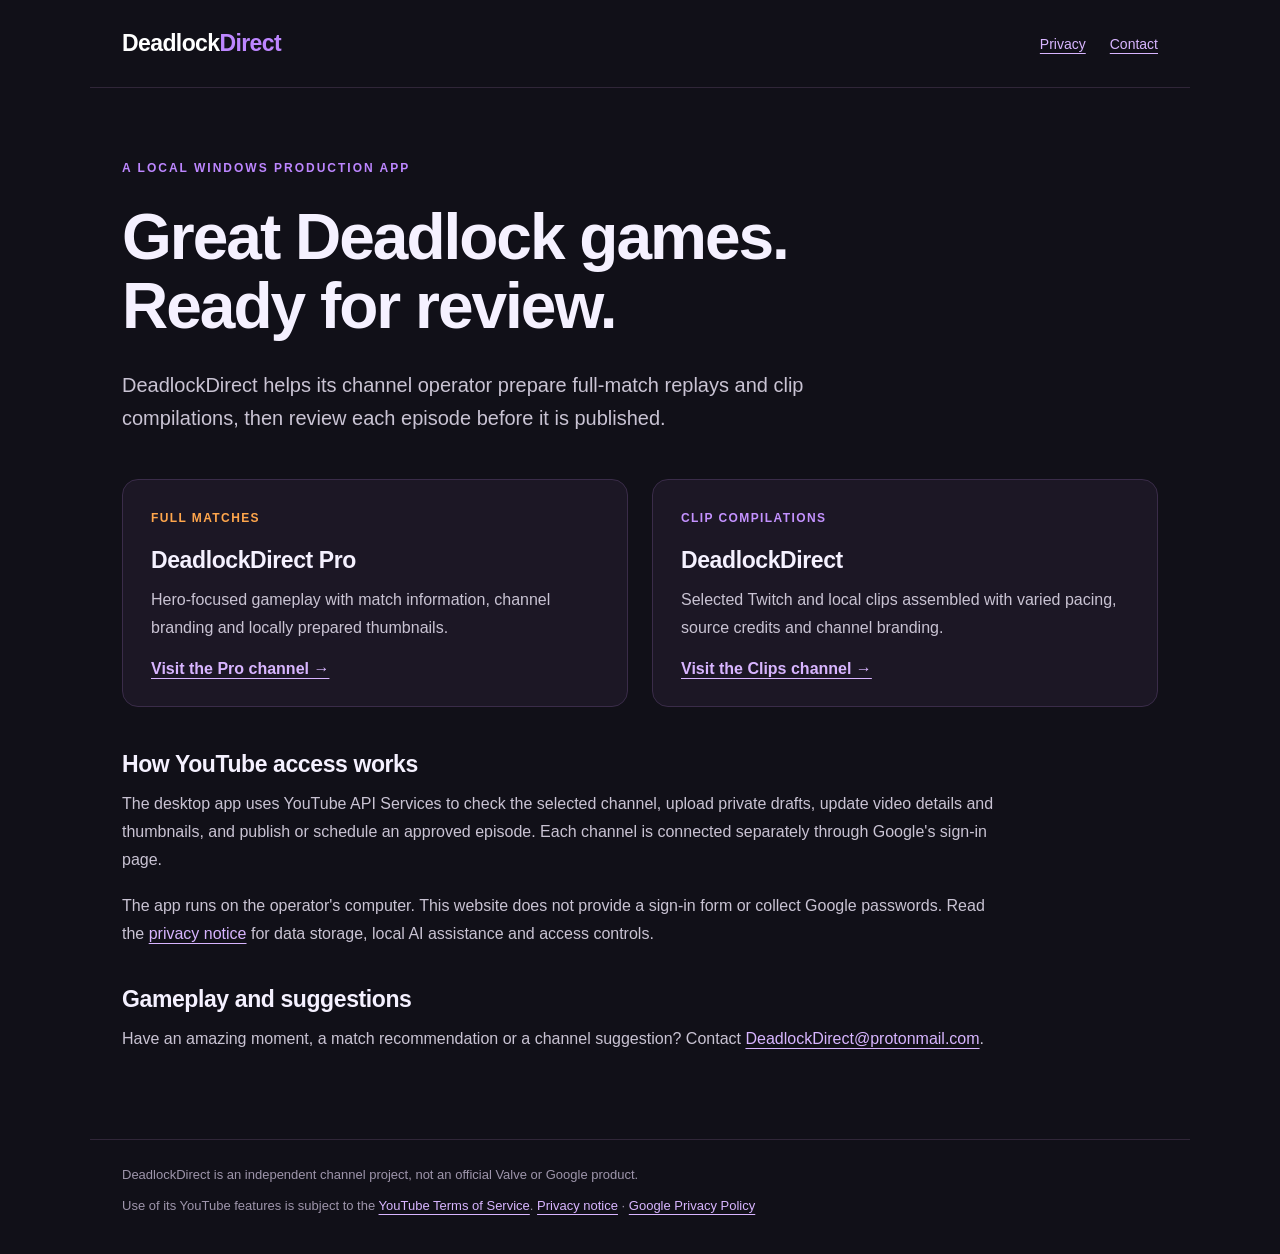
<file: index.html>
<!doctype html>
<html lang="en">
<meta charset="utf-8">
<meta name="viewport" content="width=device-width, initial-scale=1">
<meta name="description" content="DeadlockDirect is a local Windows video-production app for the DeadlockDirect and DeadlockDirect Pro YouTube channels.">
<title>DeadlockDirect — video production</title>
<link rel="stylesheet" href="style.css">
<body>
<header><a class="brand" href="index.html">Deadlock<span>Direct</span></a><nav aria-label="Main"><a href="privacy.html">Privacy</a><a href="mailto:DeadlockDirect@protonmail.com">Contact</a></nav></header>
<main>
  <p class="eyebrow">A local Windows production app</p>
  <h1>Great Deadlock games.<br>Ready for review.</h1>
  <p class="lead">DeadlockDirect helps its channel operator prepare full-match replays and clip compilations, then review each episode before it is published.</p>
  <div class="cards">
    <section><p class="tag pro">Full matches</p><h2>DeadlockDirect Pro</h2><p>Hero-focused gameplay with match information, channel branding and locally prepared thumbnails.</p><a href="https://www.youtube.com/channel/UCKJsMifSg6guws0Cy4qUMCw">Visit the Pro channel →</a></section>
    <section><p class="tag">Clip compilations</p><h2>DeadlockDirect</h2><p>Selected Twitch and local clips assembled with varied pacing, source credits and channel branding.</p><a href="https://www.youtube.com/channel/UCSLVNFmqmFYONdhKuC7xGUA">Visit the Clips channel →</a></section>
  </div>
  <section class="plain"><h2>How YouTube access works</h2><p>The desktop app uses YouTube API Services to check the selected channel, upload private drafts, update video details and thumbnails, and publish or schedule an approved episode. Each channel is connected separately through Google's sign-in page.</p><p>The app runs on the operator's computer. This website does not provide a sign-in form or collect Google passwords. Read the <a href="privacy.html">privacy notice</a> for data storage, local AI assistance and access controls.</p></section>
  <section class="plain"><h2>Gameplay and suggestions</h2><p>Have an amazing moment, a match recommendation or a channel suggestion? Contact <a href="mailto:DeadlockDirect@protonmail.com">DeadlockDirect@protonmail.com</a>.</p></section>
</main>
<footer><p>DeadlockDirect is an independent channel project, not an official Valve or Google product.</p><p>Use of its YouTube features is subject to the <a href="https://www.youtube.com/t/terms">YouTube Terms of Service</a>. <a href="privacy.html">Privacy notice</a> · <a href="https://policies.google.com/privacy">Google Privacy Policy</a></p></footer>
</body>
</html>
</file>
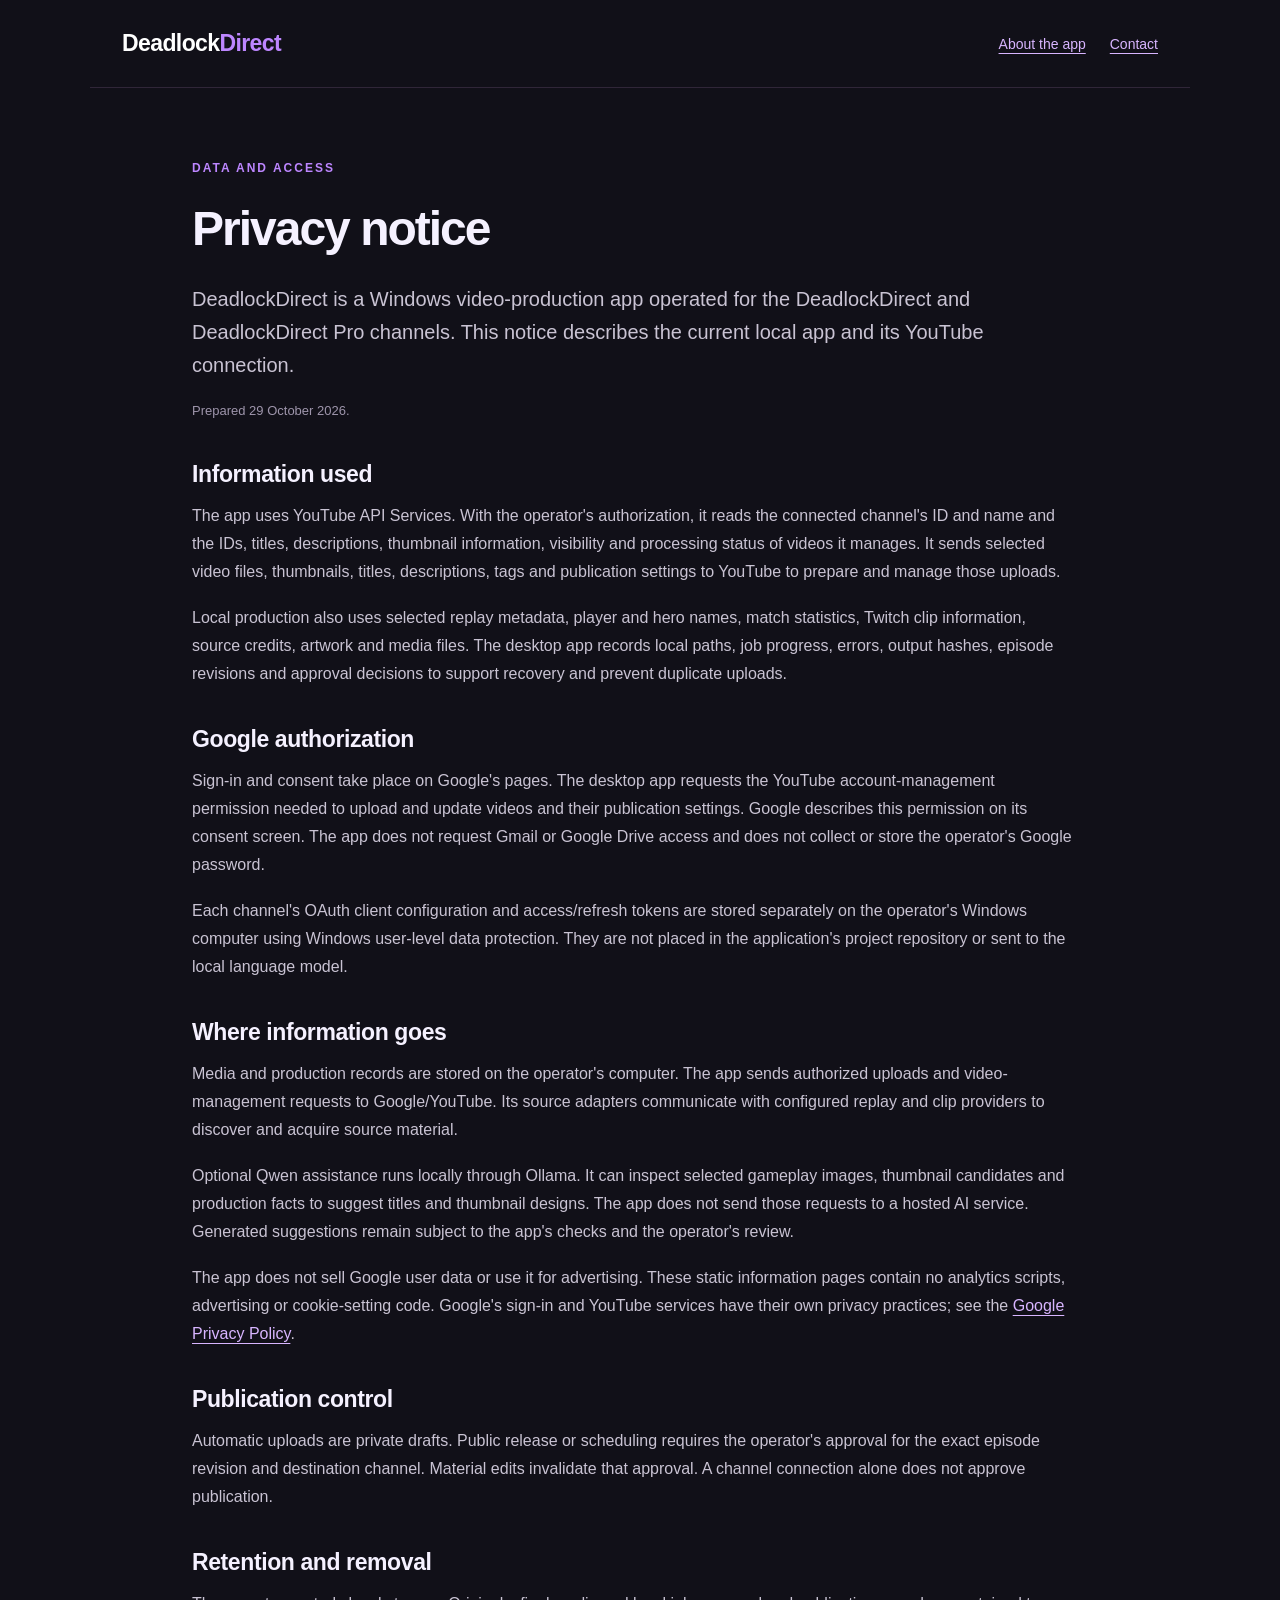
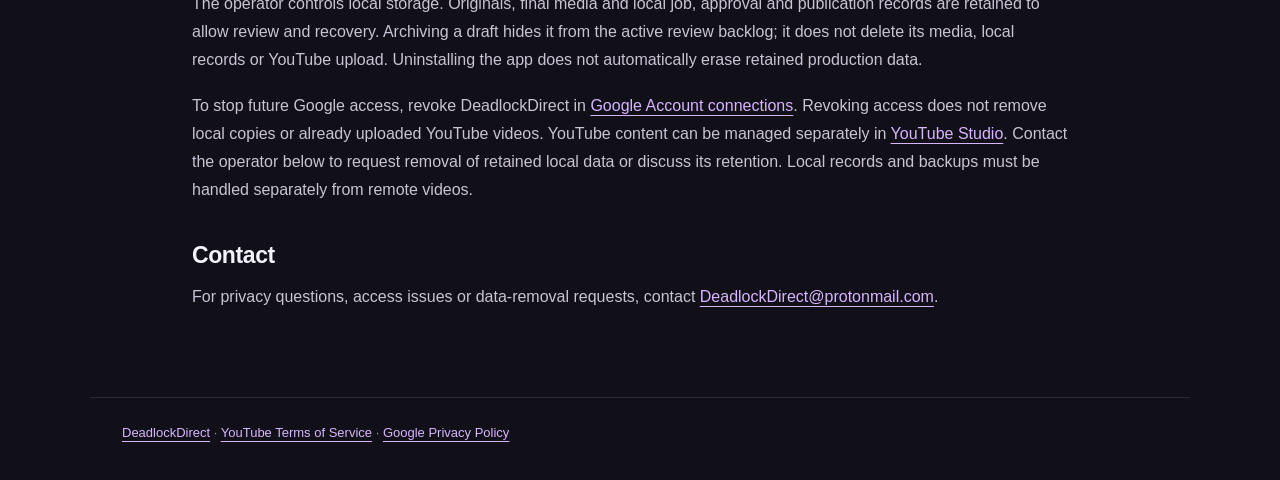
<file: privacy.html>
<!doctype html>
<html lang="en">
<meta charset="utf-8">
<meta name="viewport" content="width=device-width, initial-scale=1">
<title>Privacy — DeadlockDirect</title>
<link rel="stylesheet" href="style.css">
<body>
<header><a class="brand" href="index.html">Deadlock<span>Direct</span></a><nav aria-label="Main"><a href="index.html">About the app</a><a href="mailto:DeadlockDirect@protonmail.com">Contact</a></nav></header>
<main class="reading">
  <p class="eyebrow">Data and access</p>
  <h1>Privacy notice</h1>
  <p class="lead">DeadlockDirect is a Windows video-production app operated for the DeadlockDirect and DeadlockDirect Pro channels. This notice describes the current local app and its YouTube connection.</p>
  <p class="muted">Prepared 29 October 2026.</p>
  <section class="plain"><h2>Information used</h2><p>The app uses YouTube API Services. With the operator's authorization, it reads the connected channel's ID and name and the IDs, titles, descriptions, thumbnail information, visibility and processing status of videos it manages. It sends selected video files, thumbnails, titles, descriptions, tags and publication settings to YouTube to prepare and manage those uploads.</p><p>Local production also uses selected replay metadata, player and hero names, match statistics, Twitch clip information, source credits, artwork and media files. The desktop app records local paths, job progress, errors, output hashes, episode revisions and approval decisions to support recovery and prevent duplicate uploads.</p></section>
  <section class="plain"><h2>Google authorization</h2><p>Sign-in and consent take place on Google's pages. The desktop app requests the YouTube account-management permission needed to upload and update videos and their publication settings. Google describes this permission on its consent screen. The app does not request Gmail or Google Drive access and does not collect or store the operator's Google password.</p><p>Each channel's OAuth client configuration and access/refresh tokens are stored separately on the operator's Windows computer using Windows user-level data protection. They are not placed in the application's project repository or sent to the local language model.</p></section>
  <section class="plain"><h2>Where information goes</h2><p>Media and production records are stored on the operator's computer. The app sends authorized uploads and video-management requests to Google/YouTube. Its source adapters communicate with configured replay and clip providers to discover and acquire source material.</p><p>Optional Qwen assistance runs locally through Ollama. It can inspect selected gameplay images, thumbnail candidates and production facts to suggest titles and thumbnail designs. The app does not send those requests to a hosted AI service. Generated suggestions remain subject to the app's checks and the operator's review.</p><p>The app does not sell Google user data or use it for advertising. These static information pages contain no analytics scripts, advertising or cookie-setting code. Google's sign-in and YouTube services have their own privacy practices; see the <a href="https://policies.google.com/privacy">Google Privacy Policy</a>.</p></section>
  <section class="plain"><h2>Publication control</h2><p>Automatic uploads are private drafts. Public release or scheduling requires the operator's approval for the exact episode revision and destination channel. Material edits invalidate that approval. A channel connection alone does not approve publication.</p></section>
  <section class="plain"><h2>Retention and removal</h2><p>The operator controls local storage. Originals, final media and local job, approval and publication records are retained to allow review and recovery. Archiving a draft hides it from the active review backlog; it does not delete its media, local records or YouTube upload. Uninstalling the app does not automatically erase retained production data.</p><p>To stop future Google access, revoke DeadlockDirect in <a href="https://myaccount.google.com/permissions">Google Account connections</a>. Revoking access does not remove local copies or already uploaded YouTube videos. YouTube content can be managed separately in <a href="https://studio.youtube.com/">YouTube Studio</a>. Contact the operator below to request removal of retained local data or discuss its retention. Local records and backups must be handled separately from remote videos.</p></section>
  <section class="plain"><h2>Contact</h2><p>For privacy questions, access issues or data-removal requests, contact <a href="mailto:DeadlockDirect@protonmail.com">DeadlockDirect@protonmail.com</a>.</p></section>
</main>
<footer><p><a href="index.html">DeadlockDirect</a> · <a href="https://www.youtube.com/t/terms">YouTube Terms of Service</a> · <a href="https://policies.google.com/privacy">Google Privacy Policy</a></p></footer>
</body>
</html>
</file>
<file: style.css>
:root{color-scheme:dark;font-family:"Segoe UI",Arial,sans-serif;color:#f5f1ff;background:#111018;font-synthesis:none}*{box-sizing:border-box}body{margin:0}a{color:#d8b5ff;text-underline-offset:4px}a:hover{color:white}header,main,footer{max-width:1100px;margin:auto;padding:30px 32px}header{display:flex;align-items:center;justify-content:space-between;border-bottom:1px solid #302638;gap:24px}.brand{color:#fff;text-decoration:none;font-size:23px;font-weight:800;letter-spacing:-.6px}.brand span{color:#bd86ff}nav{display:flex;gap:24px;font-size:14px}main{padding-top:70px;padding-bottom:48px}.eyebrow{text-transform:uppercase;color:#bd86ff;font-weight:700;letter-spacing:2px;font-size:12px;margin:0 0 24px}h1{font-size:clamp(36px,5.8vw,64px);line-height:1.08;letter-spacing:-2px;margin:0 0 28px;max-width:800px}h2{font-size:23px;letter-spacing:-.4px;margin:0 0 12px}.lead{font-size:20px;line-height:1.65;max-width:800px;color:#c9c3d3}p{line-height:1.75;margin:0 0 18px}.cards{display:grid;grid-template-columns:1fr 1fr;gap:24px;margin:44px 0}.cards section{background:#1c1725;border:1px solid #3a2c49;border-radius:16px;padding:28px}.cards p{color:#c9c3d3}.cards a{font-weight:600}.cards .tag{color:#c492ff;font-size:12px;font-weight:700;text-transform:uppercase;letter-spacing:1.4px}.cards .tag.pro{color:#ffa64c}.plain{margin:38px 0}.plain p{color:#c9c3d3;max-width:880px}.reading{max-width:960px}.reading h1{font-size:48px}.reading h2{margin-bottom:14px}.muted,footer{color:#9e95ab;font-size:13px}footer{border-top:1px solid #302638;padding-top:24px;padding-bottom:28px}footer p{margin:0 0 8px}@media(max-width:650px){header,main,footer{padding-left:22px;padding-right:22px}header{flex-wrap:wrap;gap:15px}main{padding-top:46px}.cards{grid-template-columns:1fr}.reading h1{font-size:40px}nav{gap:18px}h1{letter-spacing:-1px}}
</file>
